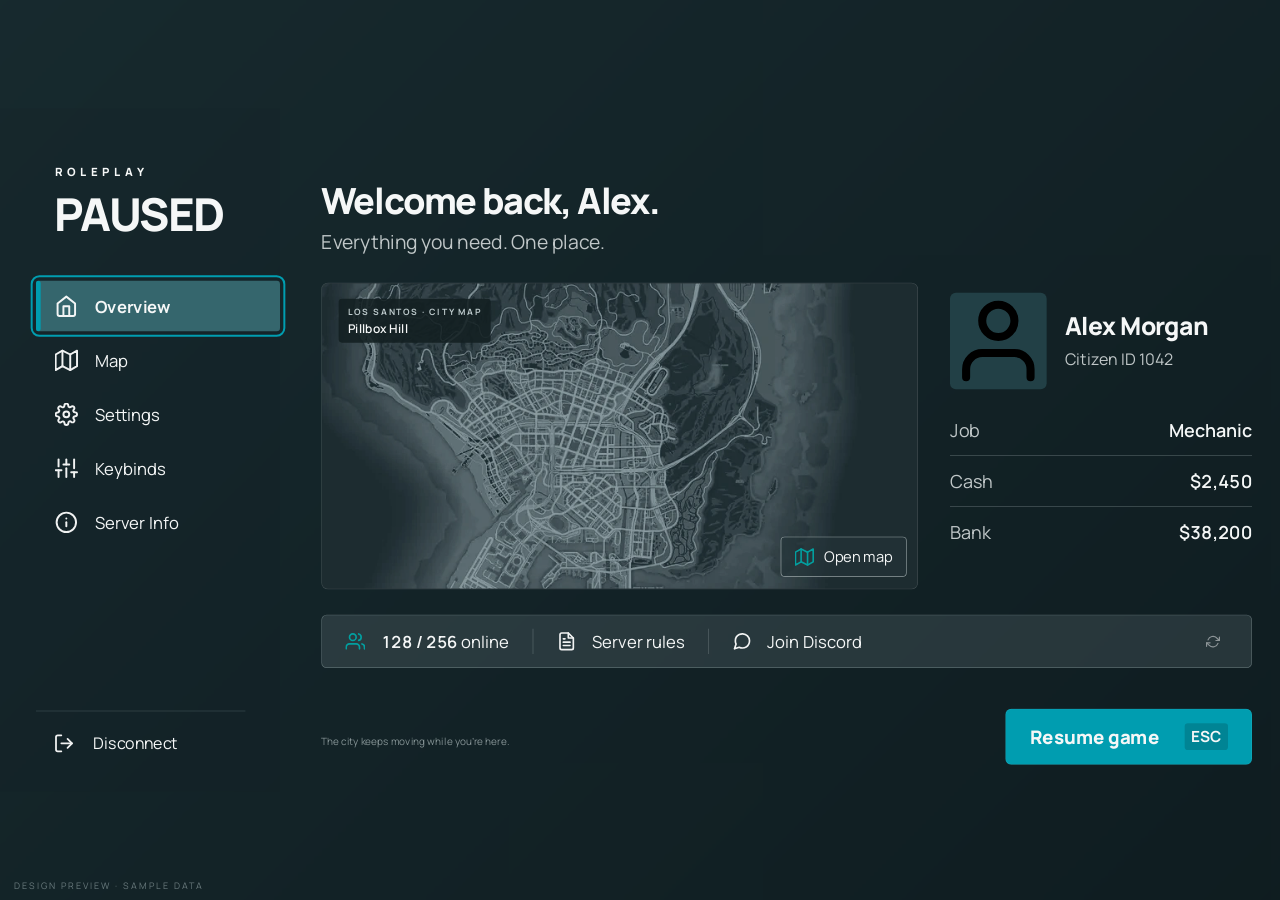
<file: html/index.html>
<!doctype html>
<html lang="en">
<head>
  <meta charset="utf-8">
  <meta name="viewport" content="width=device-width, initial-scale=1">
  <meta name="color-scheme" content="normal">
  <title>SH Pause Menu</title>
  <link rel="stylesheet" href="style.css">
  <script src="app.js" defer></script>
</head>
<body>
  <main id="pause" hidden aria-label="Pause menu">
    <div class="shade" aria-hidden="true"></div>
    <div class="canvas" id="canvas">
      <aside class="sidebar">
        <div class="brand" id="brand">ROLEPLAY</div>
        <div class="paused" data-i18n="paused">PAUSED</div>
        <nav class="navigation" aria-label="Menu">
          <button class="nav-item active" data-page="overview" aria-current="page"><img src="assets/icon-home.svg" alt=""><span data-i18n="overview">Overview</span></button>
          <button class="nav-item" data-native="map"><img src="assets/icon-map.svg" alt=""><span data-i18n="map">Map</span></button>
          <button class="nav-item" data-page="settings"><img src="assets/icon-settings.svg" alt=""><span data-i18n="settings">Settings</span></button>
          <button class="nav-item" data-page="keybinds"><img src="assets/icon-sliders.svg" alt=""><span data-i18n="keybinds">Keybinds</span></button>
          <button class="nav-item" data-page="server"><img src="assets/icon-info.svg" alt=""><span data-i18n="serverInfo">Server Info</span></button>
        </nav>
        <button class="disconnect" data-action="disconnect"><img src="assets/icon-log-out.svg" alt=""><span data-i18n="disconnect">Disconnect</span></button>
      </aside>

      <section class="main-content">
        <header class="page-header">
          <h1 id="page-title">Welcome back, Alex.</h1>
          <p id="page-subtitle">Everything you need. One place.</p>
        </header>

        <div class="page" id="page-overview">
          <div class="overview-grid">
            <div class="map-preview">
              <img class="map-art" src="assets/map.webp" alt="Los Santos city map">
              <button class="map-surface" data-native="map" aria-label="Open the 3D city map"></button>
              <div class="map-caption"><span class="small-label" data-i18n="mapPreview">LOS SANTOS · CITY MAP</span><span class="location" id="location">Pillbox Hill</span></div>
              <button class="map-open secondary" data-native="map"><img src="assets/icon-map.svg" alt=""><span data-i18n="openMap">Open map</span></button>
            </div>
            <section class="profile" aria-label="Character information">
              <div class="identity"><div class="portrait"><img id="avatar" src="assets/icon-user.svg" alt="Character portrait"></div><div><h2 id="player-name">—</h2><p><span id="id-label">Session ID</span> <span id="player-id">—</span></p></div></div>
              <dl class="balances">
                <div><dt data-i18n="job">Job</dt><dd id="player-job">—</dd></div>
                <div><dt data-i18n="cash">Cash</dt><dd id="player-cash">—</dd></div>
                <div><dt data-i18n="bank">Bank</dt><dd id="player-bank">—</dd></div>
              </dl>
              <div id="profile-status" class="profile-status" role="status"></div>
            </section>
          </div>
        </div>

        <section class="page" id="page-settings" hidden>
          <div class="settings-surface">
            <div class="section-heading"><h2 data-i18n="gameSettings">Game settings</h2><span class="small-label">GTA V / FIVEM</span></div>
            <div class="settings-row"><div><h3 data-i18n="graphicsAudio">Graphics, audio & controls</h3><p data-i18n="nativeSettingsHint">Adjust the game’s settings in the original menu.</p></div><button class="secondary" data-native="settings"><span data-i18n="openSettings">Open settings</span><img src="assets/icon-external-link.svg" alt=""></button></div>
            <div class="section-heading preferences-title"><h2 data-i18n="menuPreferences">Menu preferences</h2><span class="saved" id="save-state" role="status"></span></div>
            <div class="settings-row"><label for="opacity"><h3 data-i18n="opacity">Background darkness</h3><p data-i18n="opacityHint">Keep your menu comfortable to read.</p></label><div class="range-wrap"><input id="opacity" type="range" min="45" max="90" step="1"><output for="opacity" id="opacity-value">64%</output></div></div>
            <div class="settings-row"><label for="blur"><h3 data-i18n="blur">Background blur</h3><p data-i18n="blurHint">Soften the city behind your menu.</p></label><input class="switch" id="blur" type="checkbox" role="switch"></div>
            <div class="settings-row"><label for="sound"><h3 data-i18n="sound">Menu sounds</h3><p data-i18n="soundHint">Play a subtle sound when opening and closing.</p></label><input class="switch" id="sound" type="checkbox" role="switch"></div>
            <div class="settings-row"><label for="reducedMotion"><h3 data-i18n="motion">Reduce motion</h3><p data-i18n="motionHint">Skip menu transitions and animations.</p></label><input class="switch" id="reducedMotion" type="checkbox" role="switch"></div>
          </div>
        </section>

        <section class="page" id="page-keybinds" hidden>
          <div class="section-toolbar"><label class="search"><img src="assets/icon-search.svg" alt=""><input id="key-search" type="search" placeholder="Search controls…" aria-label="Search controls"></label><button class="secondary" data-native="keybinds"><span data-i18n="editKeybinds">Edit game keybinds</span><img src="assets/icon-external-link.svg" alt=""></button></div>
          <div class="key-table" id="key-table"></div>
          <p class="help" data-i18n="keysHint">A quick reference for your server. View or change actual bindings in the game’s keybind editor.</p>
        </section>

        <section class="page" id="page-server" hidden>
          <div class="server-surface"><span class="small-label" data-i18n="yourCity">YOUR CITY, YOUR STORY</span><h2 id="server-title">ROLEPLAY</h2><p id="server-description"></p><dl class="server-facts"><div><dt data-i18n="playersOnline">Players online</dt><dd id="server-online">—</dd></div><div><dt data-i18n="connection">Your connection</dt><dd id="server-ping">—</dd></div><div><dt data-i18n="currentLocation">Current location</dt><dd id="server-location">—</dd></div></dl><div class="server-actions"><button class="secondary" data-action="rules"><img src="assets/icon-file-text.svg" alt=""><span data-i18n="rules">Server rules</span></button><button class="secondary" data-action="discord"><img src="assets/icon-message-circle.svg" alt=""><span data-i18n="discord">Join Discord</span></button><button class="secondary" data-action="website" id="website-action" hidden><span data-i18n="website">Website</span><img src="assets/icon-external-link.svg" alt=""></button></div></div>
        </section>

        <footer class="information-strip"><div class="online"><img src="assets/icon-users.svg" alt=""><span><strong id="online-count">— / —</strong> <span data-i18n="online">online</span></span></div><button data-action="rules"><img src="assets/icon-file-text.svg" alt=""><span data-i18n="rules">Server rules</span></button><button data-action="discord"><img src="assets/icon-message-circle.svg" alt=""><span data-i18n="discord">Join Discord</span></button><button class="refresh" data-action="refresh" aria-label="Refresh player data" title="Refresh"><img src="assets/icon-refresh-cw.svg" alt=""></button></footer>
        <div class="bottom-actions"><span class="session-note" data-i18n="sessionNote">The city keeps moving while you’re here.</span><button class="resume primary" data-action="resume"><span data-i18n="resume">Resume game</span><kbd>ESC</kbd></button></div>
      </section>
    </div>
    <iframe id="map-view" class="map-view" title="City map" src="map/index.html" hidden></iframe>

    <div class="toast" id="toast" role="status" hidden></div>
    <dialog id="dialog" aria-labelledby="dialog-title"><div class="dialog-header"><h2 id="dialog-title"></h2><button class="icon-button" id="dialog-close" aria-label="Close dialog"><img src="assets/icon-x.svg" alt=""></button></div><div id="dialog-body"></div><div id="dialog-actions"></div></dialog>
  </main>
  <button id="preview-reopen" hidden>Open pause menu <kbd>ESC</kbd></button>
  <span id="preview-label" hidden>DESIGN PREVIEW · SAMPLE DATA</span>
</body>
</html>
</file>
<file: html/style.css>
@font-face{font-family:Manrope;src:url('assets/manrope.ttf') format('truetype');font-weight:200 800;font-display:swap}
:root{--accent:#009db0;--muted:#478991;--neutral:#7c7c7c;--white:#f5f7f7;--text-muted:#c0c7c8;--line:rgba(225,240,241,.25);--shade:.64;--scale:1;font-family:Manrope,Arial,sans-serif;color:var(--white);color-scheme:normal}
*{box-sizing:border-box}html,body{margin:0;width:100%;height:100%;overflow:hidden;background:transparent}button,input{font:inherit}button{color:inherit;cursor:pointer}button:disabled{opacity:.5;cursor:wait}button{border:0;background:none}button:focus-visible,input:focus-visible{outline:3px solid var(--accent);outline-offset:5px}button img{pointer-events:none}img{display:block}button img,.navigation img,.online img,.search img{width:30px;height:30px;filter:brightness(0) invert(1);opacity:.94;flex-shrink:0}button:hover{color:white}button:active{transform:translateY(1px)}[hidden]{display:none!important}
body.preview::before{content:"";position:fixed;inset:-8px;background:linear-gradient(135deg,#2b4851,#14232b) center/cover no-repeat;z-index:-2;filter:blur(3px)}body.preview.no-blur::before{filter:none}
#pause{position:fixed;inset:0;isolation:isolate}.shade{position:absolute;inset:0;background:rgba(14,25,28,var(--shade));z-index:-1}.canvas{width:1920px;height:1024px;position:absolute;top:50%;left:50%;transform:translate(-50%,-50%) scale(var(--scale));display:grid;grid-template-columns:420px 1fr;transform-origin:center;animation:appear .2s ease-out}
.sidebar{padding:83px 0 40px 54px;display:flex;flex-direction:column;background:rgba(17,29,33,.12)}.brand{font-size:17px;letter-spacing:7px;font-weight:800;margin-left:28px;white-space:nowrap;overflow:hidden;text-overflow:ellipsis;max-width:310px}.paused{font-size:68px;line-height:1.12;font-weight:800;letter-spacing:-2px;margin:14px 0 62px 27px}.navigation{display:flex;flex-direction:column;gap:5px}.nav-item{display:flex;align-items:center;gap:25px;text-align:left;width:366px;height:76px;border-radius:5px;padding:0 28px;font-size:25px;position:relative;transition:background .15s}.nav-item img{width:35px;height:35px}.nav-item:hover{background:rgba(124,124,124,.17)}.nav-item.active{background:color-mix(in srgb,var(--muted) 65%,transparent);font-weight:700}.nav-item.active::before{content:"";position:absolute;left:0;top:0;bottom:0;width:7px;border-radius:5px;background:var(--accent)}.disconnect{margin-top:auto;padding:31px 26px 16px;display:flex;gap:28px;align-items:center;border-top:1px solid var(--line);width:314px;font-size:24px;text-align:left}.disconnect:hover{background:rgba(124,124,124,.12)}.disconnect img{width:32px;height:32px}
.main-content{padding:106px 42px 40px 62px;min-width:0;display:flex;flex-direction:column}.page-header{height:155px;flex-shrink:0}.page-header h1{font-size:54px;font-weight:800;letter-spacing:-1.8px;line-height:1.18;margin:0 0 9px;max-width:1330px;white-space:nowrap;overflow:hidden;text-overflow:ellipsis}.page-header p{font-size:29px;font-weight:400;color:var(--text-muted);margin:0;line-height:1.4}.page{height:460px;min-height:460px}.overview-grid{display:grid;grid-template-columns:minmax(0,895px) minmax(0,1fr);gap:48px;height:100%}.map-preview{position:relative;border:1px solid rgba(205,226,228,.16);border-radius:10px;overflow:hidden;background:#263135}.map-art{width:100%;height:100%;object-fit:cover;object-position:50% 50%;opacity:.83}.map-caption{position:absolute;top:23px;left:25px;display:flex;flex-direction:column;gap:4px;padding:10px 14px;border-radius:5px;background:rgba(19,31,34,.88)}.small-label{font-size:13px;letter-spacing:2.3px;font-weight:700;color:#becbcd}.location{font-size:18px;font-weight:600;max-width:300px;white-space:nowrap;overflow:hidden;text-overflow:ellipsis}.map-open{position:absolute;bottom:18px;right:16px}.secondary{border:1px solid rgba(238,248,248,.55);background:rgba(37,53,57,.62);padding:14px 20px;display:inline-flex;align-items:center;justify-content:center;gap:15px;border-radius:6px;font-size:22px;line-height:1.2;min-height:60px;white-space:nowrap}.secondary:hover{background:rgba(71,137,145,.5);border-color:var(--white)}.secondary img{width:29px;height:29px}.map-open img,.online img{filter:brightness(0) saturate(100%) invert(47%) sepia(87%) saturate(2328%) hue-rotate(147deg) brightness(91%) contrast(101%)}.profile{padding-top:15px;min-width:0}.identity{display:flex;align-items:center;gap:27px}.portrait{width:145px;height:145px;background:rgba(71,137,145,.3);border-radius:9px;overflow:hidden;flex-shrink:0}.portrait img{width:100%;height:100%;object-fit:cover}.portrait img.fallback{padding:40px;filter:brightness(0) invert(1);opacity:.55}.identity h2{font-size:37px;line-height:1.2;margin:0 0 10px;font-weight:800;letter-spacing:-.7px;overflow-wrap:anywhere}.identity p{font-size:24px;color:var(--text-muted);margin:0;line-height:1.45}.balances{margin:24px 0 0;padding:0}.balances div{display:flex;justify-content:space-between;align-items:baseline;gap:12px;padding:19px 0;border-bottom:1px solid var(--line);font-size:27px}.balances div:last-child{border:0}.balances dt{color:var(--text-muted)}.balances dd{margin:0;font-weight:600;text-align:right;max-width:68%;overflow:hidden;text-overflow:ellipsis;white-space:nowrap;font-variant-numeric:tabular-nums}.profile-status{font-size:15px;color:var(--text-muted);line-height:1.5;margin-top:8px}
.information-strip{height:80px;margin-top:38px;flex-shrink:0;border:1px solid rgba(216,232,232,.28);background:rgba(124,143,146,.22);border-radius:8px;display:flex;align-items:center;padding:0 35px;font-size:25px;gap:0}.information-strip .online,.information-strip>button:not(.refresh){display:flex;align-items:center;gap:23px;padding:0 35px;border-right:1px solid var(--line);height:38px;white-space:nowrap}.information-strip .online{padding-left:0}.online strong{font-weight:600;font-variant-numeric:tabular-nums}.information-strip>button:hover{color:#d4fafc}.information-strip>button:nth-of-type(2){border-right:0}.information-strip>button.refresh{margin-left:auto;padding:12px;opacity:.5}.refresh img{width:21px;height:21px}.refresh:hover{opacity:1!important}.bottom-actions{display:flex;align-items:flex-end;justify-content:space-between;gap:16px;margin-top:auto;padding-top:32px}.session-note{font-size:15px;color:#b7c4c5;opacity:.7;padding-bottom:24px}.primary{background:var(--accent);border:1px solid rgba(118,244,255,.14);border-radius:9px;padding:20px 31px;min-height:84px;font-size:28px;font-weight:800;display:flex;align-items:center;justify-content:center;gap:38px}.primary:hover{filter:brightness(1.12)}.resume{min-width:370px}.primary kbd{background:rgba(0,0,0,.16);font-family:inherit;font-size:23px;padding:7px 10px;border-radius:5px;font-weight:700;line-height:1.1}
.settings-surface,.server-surface{height:100%;border-radius:10px;background:rgba(40,57,60,.76);padding:23px 32px;overflow:auto}.section-heading{display:flex;align-items:center;justify-content:space-between;padding-bottom:12px;gap:20px}.section-heading h2{font-size:24px;margin:0;font-weight:700}.settings-row{display:flex;align-items:center;justify-content:space-between;gap:30px;padding:8px 0;border-top:1px solid var(--line)}.settings-row h3{font-size:19px;font-weight:600;margin:0 0 5px}.settings-row p{font-size:15px;color:var(--text-muted);margin:0}.settings-row label{cursor:pointer}.settings-row .secondary{font-size:18px;min-height:48px;padding:10px 15px}.settings-row .secondary img{width:20px;height:20px}.preferences-title{padding:20px 0 12px}.saved{font-size:15px;color:#b5e3d9;min-width:90px;text-align:right}.range-wrap{display:flex;gap:20px;align-items:center}.range-wrap output{width:48px;font-size:17px;font-variant-numeric:tabular-nums}input[type=range]{width:240px;accent-color:var(--accent);cursor:pointer}input.switch{appearance:none;width:47px;height:26px;border-radius:16px;background:#576568;border:1px solid #7c898c;position:relative;cursor:pointer;flex-shrink:0;margin-right:6px}input.switch::before{content:"";width:18px;height:18px;background:white;border-radius:50%;position:absolute;top:3px;left:4px;transition:transform .15s}input.switch:checked{background:var(--accent);border-color:var(--accent)}input.switch:checked::before{transform:translateX(20px)}
.section-toolbar{display:flex;gap:25px;justify-content:space-between;align-items:center;margin-bottom:20px}.search{background:rgba(40,57,60,.76);border:1px solid var(--line);display:flex;align-items:center;gap:16px;padding:0 18px;border-radius:7px;max-width:600px;width:55%;height:60px}.search img{width:24px;height:24px;opacity:.7}.search input{background:none;border:0;color:white;font-size:20px;min-width:0;width:100%;outline:none}.search input::placeholder{color:var(--text-muted)}.key-table{max-height:330px;overflow-y:auto;background:rgba(40,57,60,.76);border-radius:8px;padding:0 25px}.key-row{display:grid;grid-template-columns:190px 1fr auto;gap:24px;align-items:center;min-height:54px;border-bottom:1px solid var(--line);font-size:20px}.key-row:last-child{border-bottom:0}.key-category{color:var(--text-muted);font-size:16px}.key-row kbd{font-family:inherit;padding:6px 12px;background:rgba(124,124,124,.22);border:1px solid var(--line);border-radius:4px;font-size:16px}.help{font-size:16px;line-height:1.5;color:var(--text-muted);margin-top:16px}.empty{padding:50px 20px;text-align:center;color:var(--text-muted);font-size:20px}.server-surface{padding:34px 40px}.server-surface h2{font-size:46px;letter-spacing:3px;margin:6px 0 10px}.server-surface>p{font-size:22px;color:var(--text-muted);margin:0;max-width:1050px;line-height:1.6}.server-facts{display:grid;grid-template-columns:1fr 1fr 1.4fr;margin:35px 0;padding:25px 0;border-block:1px solid var(--line);gap:35px}.server-facts dt{color:var(--text-muted);font-size:17px;margin-bottom:10px}.server-facts dd{font-size:27px;margin:0;font-weight:600}.server-actions{display:flex;gap:17px}.server-actions .secondary{font-size:19px}.server-actions img{width:24px;height:24px}
dialog{width:600px;max-width:85vw;max-height:85vh;background:#25373c;color:var(--white);padding:30px;border:1px solid rgba(201,229,231,.3);border-radius:14px;box-shadow:0 25px 90px rgba(0,0,0,.4);font-size:16px;line-height:1.65}dialog::backdrop{background:rgba(6,14,17,.72)}.dialog-header{display:flex;align-items:center;justify-content:space-between;gap:20px;margin-bottom:20px}.dialog-header h2{margin:0;font-size:26px;line-height:1.3}.icon-button{padding:8px;border-radius:5px}.icon-button:hover{background:rgba(124,124,124,.2)}.icon-button img{width:23px;height:23px}#dialog-body{color:var(--text-muted);overflow-wrap:anywhere}#dialog-body p{margin:0 0 15px}#dialog-body h3{color:white;font-size:18px;margin:20px 0 7px}#dialog-body h3:first-child{margin-top:0}#dialog-actions{display:flex;justify-content:flex-end;gap:12px;margin-top:25px}#dialog-actions button{font-size:16px;padding:12px 18px;min-height:44px;border-radius:5px}#dialog-actions .primary{min-height:44px;font-weight:700}.danger{background:#a9454c}#dialog-body a{color:#a9e9ef}#dialog-body input{width:100%;border:1px solid var(--line);border-radius:5px;background:rgba(10,20,23,.4);padding:12px;color:white}.toast{position:absolute;bottom:22px;left:50%;transform:translateX(-50%);background:#23393e;border:1px solid #5d949a;padding:14px 22px;border-radius:7px;max-width:80vw;z-index:10;font-size:15px;box-shadow:0 12px 30px rgba(0,0,0,.25)}
#preview-reopen{position:fixed;inset:0;margin:auto;width:280px;height:65px;background:var(--accent);border-radius:8px;color:white;font-size:19px}#preview-reopen kbd{margin-left:16px}#preview-label{position:fixed;bottom:8px;left:14px;font:9px Manrope,sans-serif;letter-spacing:2px;color:#bfd0d2;opacity:.5;pointer-events:none}.reduced-motion *{animation:none!important;transition:none!important}.loading-value{opacity:.45}
.settings-surface{padding-block:20px}.settings-row h3{line-height:22px;margin-bottom:3px}.settings-row p{line-height:18px}.section-heading h2{line-height:30px}.preferences-title{padding:16px 0 10px}
@supports not (background:color-mix(in srgb,red,transparent)){.nav-item.active{background:rgba(71,137,145,.65)}}
@keyframes appear{from{opacity:0}to{opacity:1}}@media(prefers-reduced-motion:reduce){*{animation:none!important;transition:none!important}}@media(max-height:700px){dialog{font-size:14px;padding:20px}.dialog-header h2{font-size:22px}#dialog-body h3{font-size:16px}}

.portrait img{image-rendering:auto;object-fit:cover}

/* The overview keeps its static map thumbnail; the expanded map owns its full viewport. */
.map-surface{position:absolute;inset:0;width:100%;height:100%;z-index:1;border-radius:inherit}
.map-caption{z-index:2;pointer-events:none}.map-open{z-index:2}
.map-mode>.canvas,.map-mode>.shade{display:none}
.map-view{position:fixed;inset:0;width:100%;height:100%;z-index:3;border:0;background:transparent;color-scheme:normal}
.map-mode>.toast{z-index:5}
</file>
